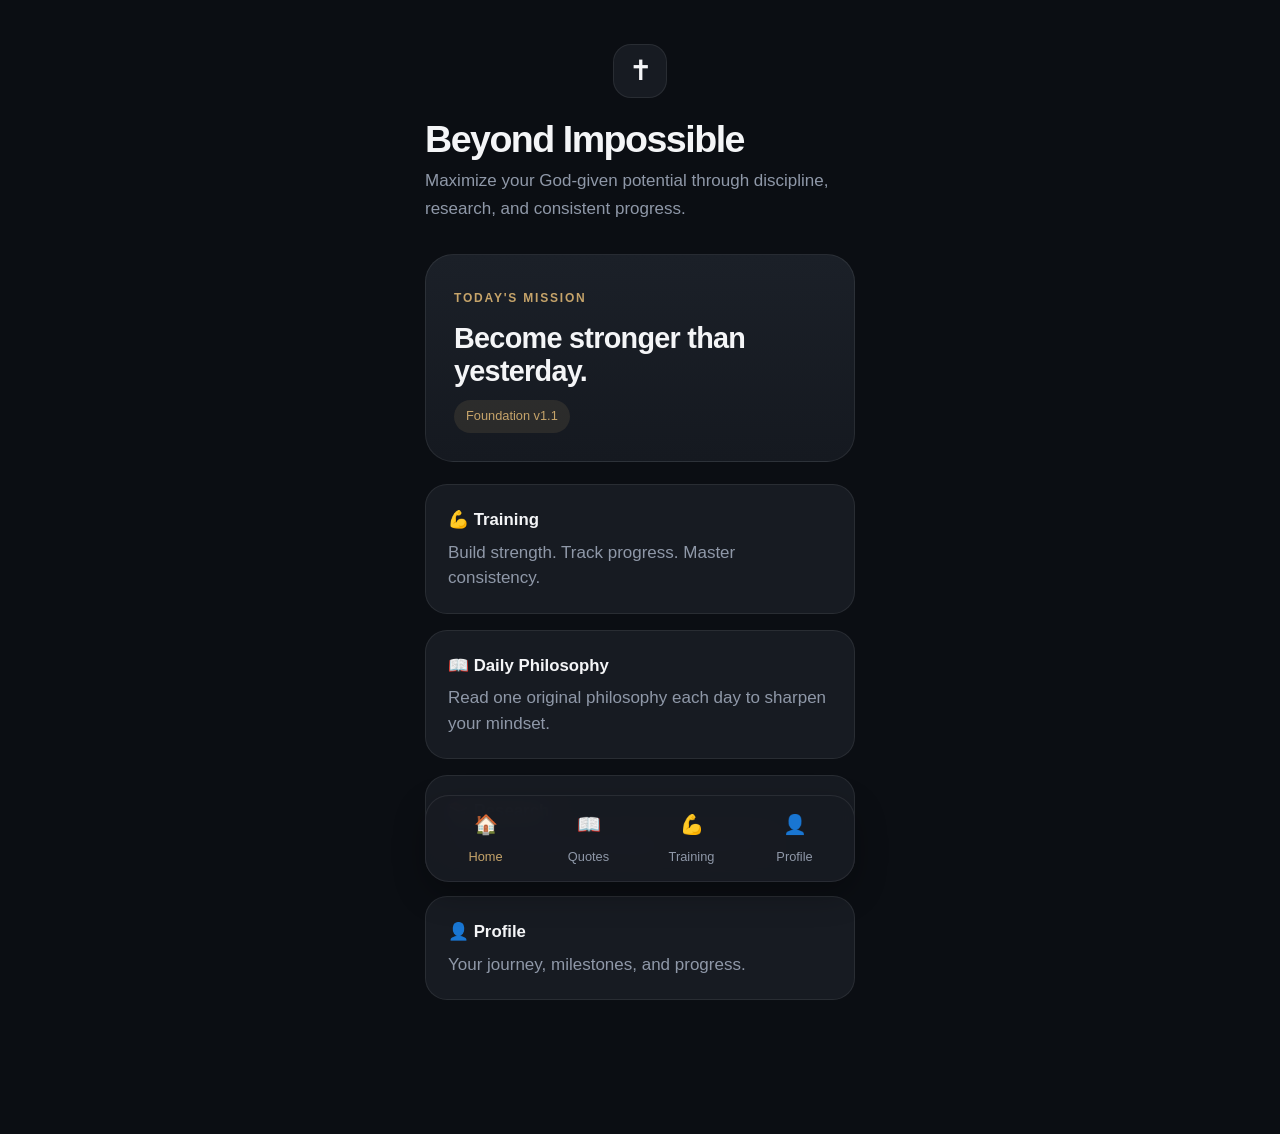
<file: index.html>
<!DOCTYPE html>
<html lang="en">
<head>
  <meta charset="UTF-8">
  <meta name="viewport" content="width=device-width, initial-scale=1, viewport-fit=cover">

  <title>Beyond Impossible</title>
  <meta
    name="description"
    content="Beyond Impossible — maximize your God-given potential through discipline, research, and consistent progress."
  >

  <!-- iPhone / PWA configuration -->
  <meta name="theme-color" content="#0b0e13">
  <meta name="apple-mobile-web-app-capable" content="yes">
  <meta name="mobile-web-app-capable" content="yes">
  <meta name="apple-mobile-web-app-status-bar-style" content="black-translucent">
  <meta name="apple-mobile-web-app-title" content="Beyond">

  <!-- Absolute GitHub Pages paths prevent folder/path mistakes -->
  <link rel="manifest" href="/BeyondImpossible/manifest.webmanifest?v=6">
  <link
    rel="apple-touch-icon"
    sizes="180x180"
    href="/BeyondImpossible/apple-touch-icon.png?v=6"
  >
  <link
    rel="icon"
    type="image/png"
    sizes="192x192"
    href="/BeyondImpossible/icon-192.png?v=6"
  >
  <link
    rel="icon"
    type="image/png"
    sizes="512x512"
    href="/BeyondImpossible/icon-512.png?v=6"
  >
  <link rel="stylesheet" href="css/variables.css">
  <link rel="stylesheet" href="css/global.css">
  <link rel="stylesheet" href="css/components.css">
  <link rel="stylesheet" href="css/home.css">
  <style>
    * {
      margin: 0;
      padding: 0;
      box-sizing: border-box;
    }

    :root {
      --bg: #0b0e13;
      --card: #171b22;
      --card-active: #1d222b;
      --text: #f4f5f7;
      --muted: #8f98a8;
      --gold: #c6a46a;
      --border: rgba(255, 255, 255, 0.08);
    }

    html {
      min-height: 100%;
      background: var(--bg);
    }

    body {
      min-height: 100vh;
      min-height: 100dvh;
      padding:
        calc(22px + env(safe-area-inset-top))
        22px
        calc(22px + env(safe-area-inset-bottom));
      color: var(--text);
      background: var(--bg);
      font-family:
        -apple-system,
        BlinkMacSystemFont,
        "SF Pro Display",
        "Segoe UI",
        sans-serif;
      -webkit-font-smoothing: antialiased;
      text-rendering: optimizeLegibility;
    }

    .app {
      width: 100%;
      max-width: 430px;
      margin: 0 auto;
    }

    .logo {
      width: 54px;
      height: 54px;
      margin-bottom: 22px;
      display: flex;
      align-items: center;
      justify-content: center;
      border: 1px solid var(--border);
      border-radius: 18px;
      background: var(--card);
      font-size: 28px;
    }

    h1 {
      margin-bottom: 8px;
      font-size: clamp(2rem, 9vw, 2.35rem);
      line-height: 1.05;
      letter-spacing: -0.04em;
    }

    .sub {
      margin-bottom: 32px;
      color: var(--muted);
      line-height: 1.6;
    }

    .hero {
      margin-bottom: 22px;
      padding: 28px;
      border: 1px solid var(--border);
      border-radius: 28px;
      background: linear-gradient(180deg, #1b2028, #151920);
    }

    .hero small {
      color: var(--gold);
      font-size: 0.75rem;
      font-weight: 700;
      letter-spacing: 0.15em;
      text-transform: uppercase;
    }

    .hero h2 {
      margin-top: 12px;
      font-size: 1.8rem;
      line-height: 1.15;
      letter-spacing: -0.025em;
    }

    .badge {
      display: inline-block;
      margin-top: 12px;
      padding: 6px 12px;
      border-radius: 999px;
      color: var(--gold);
      background: rgba(198, 164, 106, 0.12);
      font-size: 0.8rem;
    }

    .grid {
      display: grid;
      gap: 16px;
    }

    .card {
      padding: 22px;
      border: 1px solid var(--border);
      border-radius: 22px;
      background: var(--card);
      transition:
        transform 140ms ease,
        background 140ms ease;
    }

    .card:active {
      transform: scale(0.99);
      background: var(--card-active);
    }

    .card h3 {
      margin-bottom: 6px;
      font-size: 1.05rem;
    }

    .card p {
      color: var(--muted);
      line-height: 1.5;
    }

    .spacer {
      height: 112px;
    }

    .nav {
      position: fixed;
      z-index: 10;
      left: 50%;
      bottom: calc(18px + env(safe-area-inset-bottom));
      width: min(430px, 92%);
      padding: 14px 8px;
      display: flex;
      justify-content: space-around;
      transform: translateX(-50%);
      border: 1px solid var(--border);
      border-radius: 24px;
      background: rgba(23, 27, 34, 0.96);
      box-shadow: 0 12px 32px rgba(0, 0, 0, 0.28);
      -webkit-backdrop-filter: blur(12px);
      backdrop-filter: blur(12px);
    }

    .item {
      min-width: 64px;
      color: var(--muted);
      text-align: center;
      font-size: 0.8rem;
    }

    .item.active {
      color: var(--gold);
    }

    .icon {
      display: block;
      margin-bottom: 6px;
      font-size: 1.2rem;
    }

    @media (min-width: 700px) {
      body {
        padding-top: 44px;
      }
    }

    @media (prefers-reduced-motion: reduce) {
      .card {
        transition: none;
      }
    }
  </style>
</head>

<body>
  <main class="app">
    <div class="logo" aria-hidden="true">✝︎</div>

    <h1>Beyond Impossible</h1>

    <p class="sub">
      Maximize your God-given potential through discipline, research,
      and consistent progress.
    </p>

    <section class="hero">
      <small>Today's Mission</small>
      <h2>Become stronger than yesterday.</h2>
      <div class="badge">Foundation v1.1</div>
    </section>

    <section class="grid" aria-label="Beyond Impossible sections">
      <article class="card">
        <h3>💪 Training</h3>
        <p>Build strength. Track progress. Master consistency.</p>
      </article>

      <article class="card">
        <h3>📖 Daily Philosophy</h3>
        <p>Read one original philosophy each day to sharpen your mindset.</p>
      </article>

      <article class="card">
        <h3>📚 Research</h3>
        <p>Evidence-based knowledge. Coming soon.</p>
      </article>

      <article class="card">
        <h3>👤 Profile</h3>
        <p>Your journey, milestones, and progress.</p>
      </article>
    </section>

    <div class="spacer" aria-hidden="true"></div>
  </main>

  <nav class="nav" aria-label="Primary navigation">
    <div class="item active">
      <span class="icon" aria-hidden="true">🏠</span>
      Home
    </div>
    <div class="item">
      <span class="icon" aria-hidden="true">📖</span>
      Quotes
    </div>
    <div class="item">
      <span class="icon" aria-hidden="true">💪</span>
      Training
    </div>
    <div class="item">
      <span class="icon" aria-hidden="true">👤</span>
      Profile
    </div>
  </nav>

  <script>
    if ("serviceWorker" in navigator) {
      window.addEventListener("load", async () => {
        try {
          await navigator.serviceWorker.register(
            "/BeyondImpossible/service-worker.js?v=2",
            { scope: "/BeyondImpossible/" }
          );
        } catch (error) {
          console.error("Service worker registration failed:", error);
        }
      });
    }
  </script>
</body>
</html>
</file>
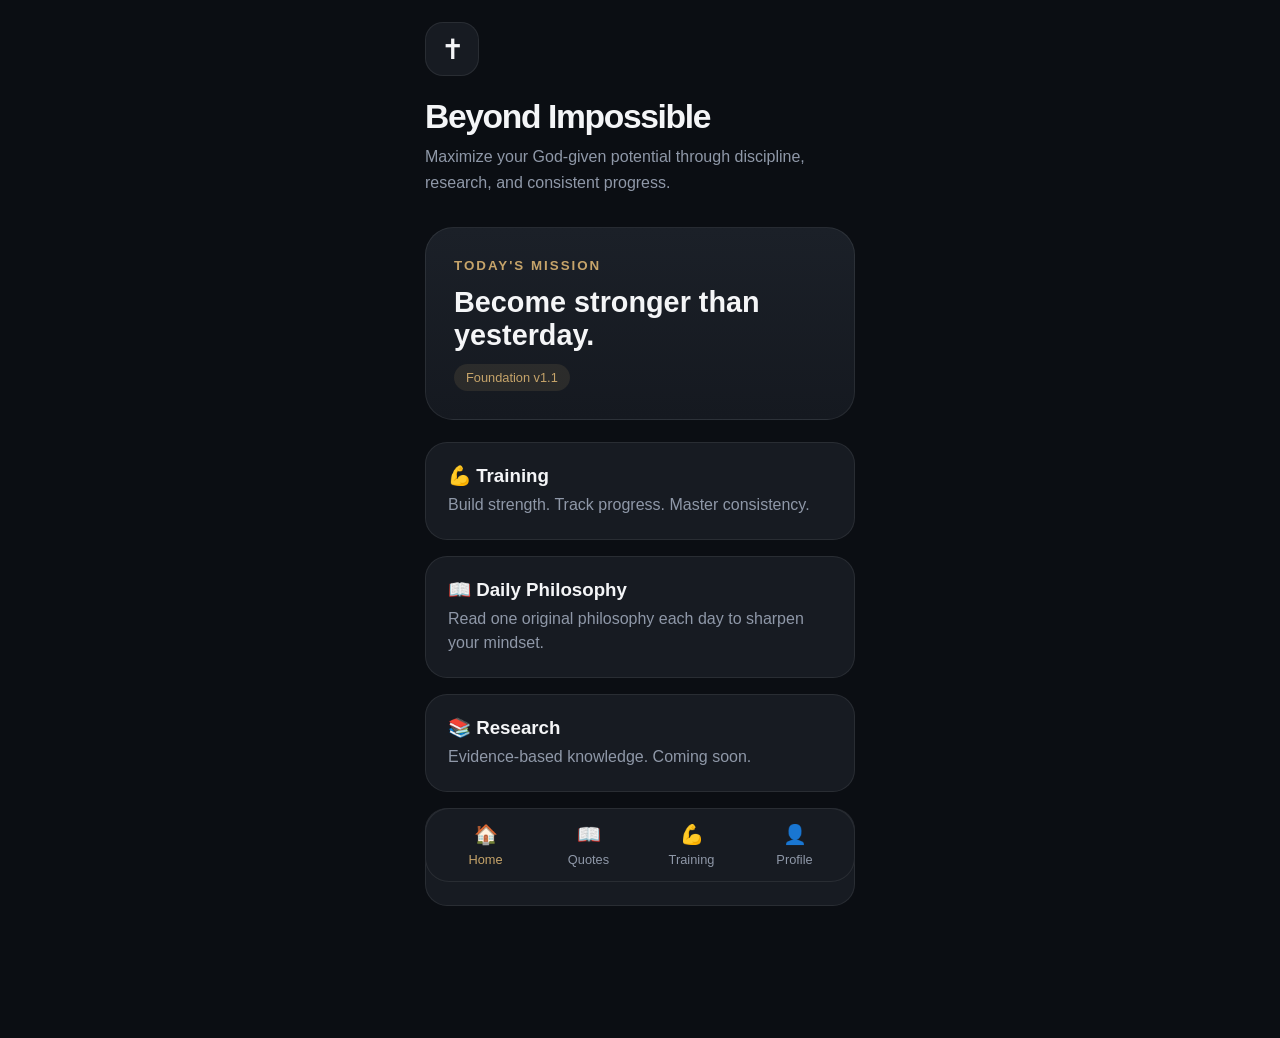
<file: dev/index.html>
<!DOCTYPE html>
<html lang="en">
<head>
<meta charset="UTF-8">
<meta name="viewport" content="width=device-width,initial-scale=1,viewport-fit=cover">
<title>Beyond Impossible</title>
<meta name="description" content="Beyond Impossible — maximize your God-given potential through discipline, research, and consistent progress.">
<meta name="theme-color" content="#0b0e13">
<meta name="apple-mobile-web-app-capable" content="yes">
<meta name="apple-mobile-web-app-status-bar-style" content="black-translucent">
<meta name="apple-mobile-web-app-title" content="Beyond">
<link rel="manifest" href="manifest.webmanifest">
<link rel="apple-touch-icon" sizes="180x180" href="apple-touch-icon.png?v=4">
<link rel="icon" type="image/png" sizes="192x192" href="icon-192.png?v=4">
<link rel="icon" type="image/png" sizes="512x512" href="icon-512.png?v=4">
<style>
*{margin:0;padding:0;box-sizing:border-box}
:root{--bg:#0b0e13;--card:#171b22;--card2:#1d222b;--text:#f4f5f7;--muted:#8f98a8;--gold:#c6a46a;--border:rgba(255,255,255,.08)}
html{background:var(--bg)}
body{min-height:100vh;min-height:100dvh;background:var(--bg);color:var(--text);font-family:-apple-system,BlinkMacSystemFont,"SF Pro Display","Segoe UI",sans-serif;padding:calc(22px + env(safe-area-inset-top)) 22px calc(22px + env(safe-area-inset-bottom))}
.app{max-width:430px;margin:auto}
.logo{width:54px;height:54px;border-radius:18px;background:var(--card);border:1px solid var(--border);display:flex;align-items:center;justify-content:center;font-size:28px;margin-bottom:22px}
h1{font-size:2.1rem;letter-spacing:-.04em;margin-bottom:8px}
.sub{color:var(--muted);line-height:1.6;margin-bottom:32px}
.hero{background:linear-gradient(180deg,#1b2028,#151920);border:1px solid var(--border);border-radius:28px;padding:28px;margin-bottom:22px}
.hero small{color:var(--gold);text-transform:uppercase;letter-spacing:.15em;font-weight:700}
.hero h2{margin-top:12px;font-size:1.8rem;line-height:1.15}
.grid{display:grid;gap:16px}
.card{background:var(--card);border:1px solid var(--border);border-radius:22px;padding:22px;transition:.2s ease}
.card:active{transform:scale(.99);background:var(--card2)}
.card h3{margin-bottom:6px}
.card p{color:var(--muted);line-height:1.5}
.badge{display:inline-block;margin-top:12px;padding:6px 12px;border-radius:999px;background:rgba(198,164,106,.12);color:var(--gold);font-size:.8rem}
.nav{position:fixed;left:50%;transform:translateX(-50%);bottom:calc(18px + env(safe-area-inset-bottom));width:min(430px,92%);display:flex;justify-content:space-around;background:#171b22;border:1px solid var(--border);border-radius:24px;padding:14px 8px;backdrop-filter:blur(8px);-webkit-backdrop-filter:blur(8px)}
.item{text-align:center;font-size:.8rem;color:var(--muted);min-width:64px}
.item.active{color:var(--gold)}
.icon{font-size:1.2rem;display:block;margin-bottom:6px}
.spacer{height:110px}
</style>
</head>
<body>
<div class="app">
<div class="logo">✝︎</div>
<h1>Beyond Impossible</h1>
<p class="sub">Maximize your God-given potential through discipline, research, and consistent progress.</p>
<section class="hero">
<small>Today's Mission</small>
<h2>Become stronger than yesterday.</h2>
<div class="badge">Foundation v1.1</div>
</section>
<div class="grid">
<div class="card"><h3>💪 Training</h3><p>Build strength. Track progress. Master consistency.</p></div>
<div class="card"><h3>📖 Daily Philosophy</h3><p>Read one original philosophy each day to sharpen your mindset.</p></div>
<div class="card"><h3>📚 Research</h3><p>Evidence-based knowledge. Coming soon.</p></div>
<div class="card"><h3>👤 Profile</h3><p>Your journey, milestones, and progress.</p></div>
</div>
<div class="spacer"></div>
</div>
<nav class="nav" aria-label="Primary navigation">
<div class="item active"><span class="icon">🏠</span>Home</div>
<div class="item"><span class="icon">📖</span>Quotes</div>
<div class="item"><span class="icon">💪</span>Training</div>
<div class="item"><span class="icon">👤</span>Profile</div>
</nav>
<script>
if ("serviceWorker" in navigator) {
  window.addEventListener("load", () => {
    navigator.serviceWorker.register("./service-worker.js")
      .catch(error => console.error("Service worker registration failed:", error));
  });
}
</script>
</body>
</html>
</file>
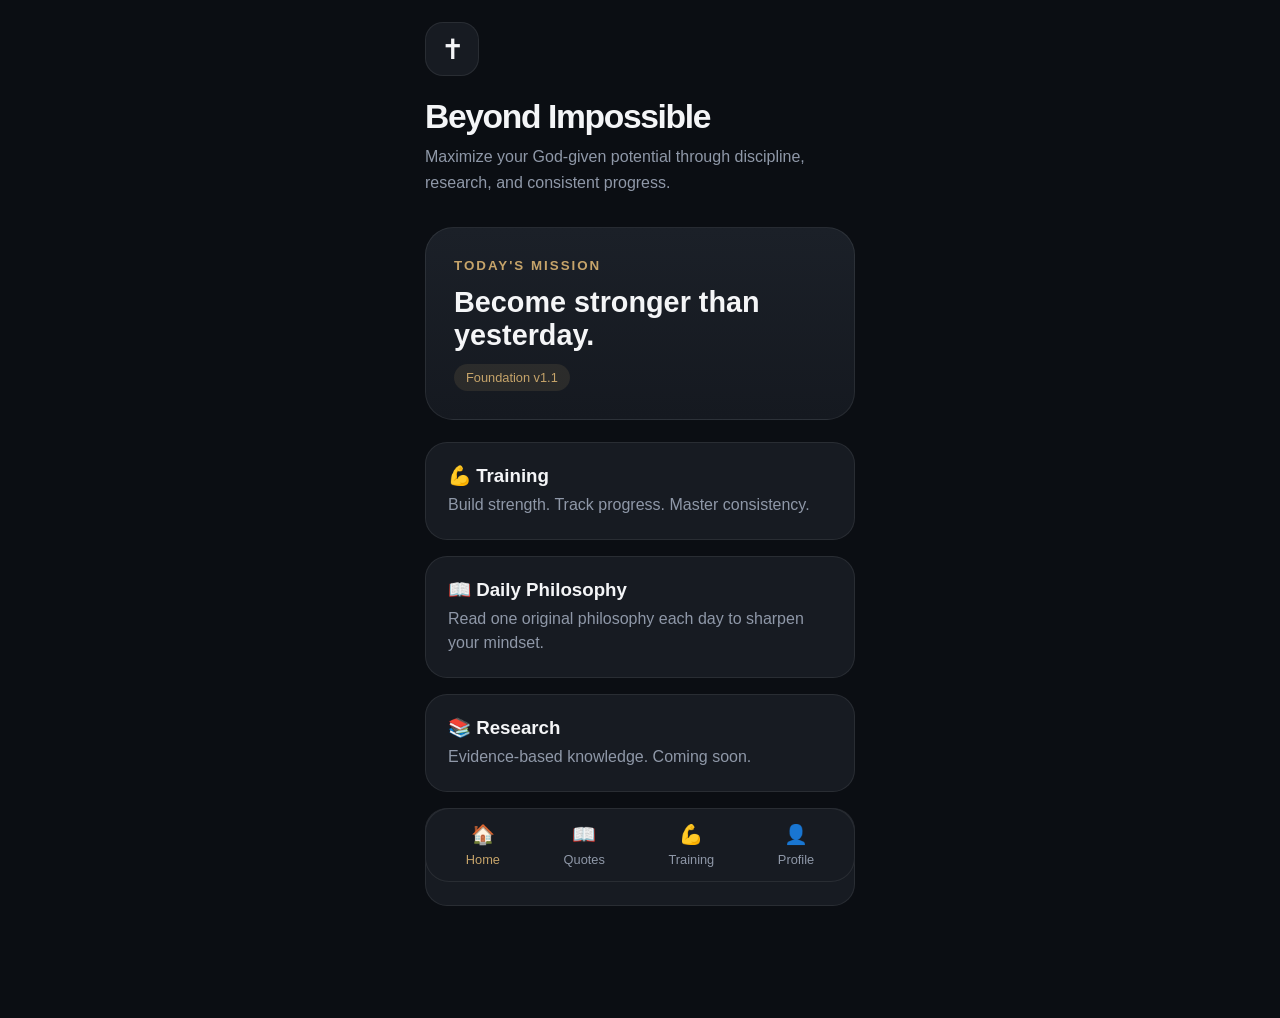
<file: dev/dev/index.html>
<!DOCTYPE html>
<html lang="en">
<head>
<meta charset="UTF-8">
<meta name="viewport" content="width=device-width,initial-scale=1,viewport-fit=cover">
<title>Beyond Impossible</title>
<style>
*{margin:0;padding:0;box-sizing:border-box}
:root{
--bg:#0b0e13;
--card:#171b22;
--card2:#1d222b;
--text:#f4f5f7;
--muted:#8f98a8;
--gold:#c6a46a;
--border:rgba(255,255,255,.08);
}
body{
background:var(--bg);
color:var(--text);
font-family:-apple-system,BlinkMacSystemFont,"SF Pro Display",sans-serif;
padding:22px;
}
.app{max-width:430px;margin:auto}
.logo{
width:54px;height:54px;border-radius:18px;
background:var(--card);
border:1px solid var(--border);
display:flex;align-items:center;justify-content:center;
font-size:28px;margin-bottom:22px;
}
h1{font-size:2.1rem;letter-spacing:-.04em;margin-bottom:8px}
.sub{color:var(--muted);line-height:1.6;margin-bottom:32px}
.hero{
background:linear-gradient(180deg,#1b2028,#151920);
border:1px solid var(--border);
border-radius:28px;
padding:28px;
margin-bottom:22px;
}
.hero small{
color:var(--gold);
text-transform:uppercase;
letter-spacing:.15em;
font-weight:700;
}
.hero h2{
margin-top:12px;
font-size:1.8rem;
line-height:1.15;
}
.grid{display:grid;gap:16px}
.card{
background:var(--card);
border:1px solid var(--border);
border-radius:22px;
padding:22px;
transition:.2s;
}
.card:hover{background:var(--card2)}
.card h3{margin-bottom:6px}
.card p{color:var(--muted);line-height:1.5}
.badge{
display:inline-block;
margin-top:12px;
padding:6px 12px;
border-radius:999px;
background:rgba(198,164,106,.12);
color:var(--gold);
font-size:.8rem;
}
.nav{
position:fixed;
left:50%;
transform:translateX(-50%);
bottom:18px;
width:min(430px,92%);
display:flex;
justify-content:space-around;
background:#171b22;
border:1px solid var(--border);
border-radius:24px;
padding:14px 8px;
backdrop-filter:blur(8px);
}
.item{
text-align:center;
font-size:.8rem;
color:var(--muted);
}
.item.active{color:var(--gold)}
.icon{font-size:1.2rem;display:block;margin-bottom:6px}
.spacer{height:90px}
</style>
</head>
<body>
<div class="app">

<div class="logo">✝︎</div>

<h1>Beyond Impossible</h1>
<p class="sub">Maximize your God-given potential through discipline, research, and consistent progress.</p>

<section class="hero">
<small>Today's Mission</small>
<h2>Become stronger than yesterday.</h2>
<div class="badge">Foundation v1.1</div>
</section>

<div class="grid">

<div class="card">
<h3>💪 Training</h3>
<p>Build strength. Track progress. Master consistency.</p>
</div>

<div class="card">
<h3>📖 Daily Philosophy</h3>
<p>Read one original philosophy each day to sharpen your mindset.</p>
</div>

<div class="card">
<h3>📚 Research</h3>
<p>Evidence-based knowledge. Coming soon.</p>
</div>

<div class="card">
<h3>👤 Profile</h3>
<p>Your journey, milestones, and progress.</p>
</div>

</div>

<div class="spacer"></div>

</div>

<nav class="nav">
<div class="item active"><span class="icon">🏠</span>Home</div>
<div class="item"><span class="icon">📖</span>Quotes</div>
<div class="item"><span class="icon">💪</span>Training</div>
<div class="item"><span class="icon">👤</span>Profile</div>
</nav>

</body>
</html>
</file>
<file: css/variables.css>
/* ===========================================
   Beyond Impossible Design System
   Version 1.0
=========================================== */

:root{

    /* ========= COLORS ========= */

    --bg:#0B0E13;

    --card:#13171E;

    --card-secondary:#171C24;

    --text:#F4F2EE;

    --muted:#8E949E;

    --gold:#C6A46A;

    --border:rgba(255,255,255,.06);



    /* ========= BORDER RADIUS ========= */

    --radius-small:18px;

    --radius-medium:24px;

    --radius-large:32px;



    /* ========= SPACING ========= */

    --space-1:8px;

    --space-2:16px;

    --space-3:24px;

    --space-4:32px;

    --space-5:40px;

    --space-6:48px;

    --space-7:64px;



    /* ========= TYPOGRAPHY ========= */

    --display-size:46px;

    --hero-size:38px;

    --title-size:24px;

    --body-size:17px;

    --caption-size:13px;



    /* ========= ANIMATION ========= */

    --transition-fast:150ms;

    --transition-normal:180ms;

    --transition-slow:250ms;



    /* ========= SHADOWS ========= */

    --shadow-card:none;

}
</file>
<file: css/global.css>
/* ===========================================
   Beyond Impossible Global Styles
=========================================== */

@import url("variables.css");

/* ---------- RESET ---------- */

*,
*::before,
*::after{
    margin:0;
    padding:0;
    box-sizing:border-box;
}

/* ---------- HTML ---------- */

html{
    scroll-behavior:smooth;
    -webkit-text-size-adjust:100%;
}

/* ---------- BODY ---------- */

body{

    background:var(--bg);

    color:var(--text);

    font-family:
        Inter,
        -apple-system,
        BlinkMacSystemFont,
        "SF Pro Display",
        "Segoe UI",
        sans-serif;

    font-size:var(--body-size);

    line-height:1.6;

    min-height:100vh;

    min-height:100dvh;

    -webkit-font-smoothing:antialiased;

    text-rendering:optimizeLegibility;

}

/* ---------- LINKS ---------- */

a{

    color:inherit;

    text-decoration:none;

}

/* ---------- IMAGES ---------- */

img{

    max-width:100%;

    display:block;

}

/* ---------- BUTTONS ---------- */

button{

    font:inherit;

    border:none;

    background:none;

    cursor:pointer;

}

/* ---------- LISTS ---------- */

ul,
ol{

    list-style:none;

}

/* ---------- INPUTS ---------- */

input,
textarea,
select{

    font:inherit;

}

/* ---------- APP CONTAINER ---------- */

.container{

    width:min(430px,100%);

    margin:0 auto;

    padding:var(--space-4);

}
</file>
<file: css/components.css>
/* ===========================================
   Beyond Impossible Components
=========================================== */

/* ---------- Card ---------- */

.card{
    background:var(--card);
    border:1px solid var(--border);
    border-radius:var(--radius-medium);
    padding:var(--space-3);
    transition:all var(--transition-normal) ease;
}

.card:hover{
    background:var(--card-secondary);
}

.card:active{
    transform:scale(.99);
}

/* ---------- Primary Button ---------- */

.button-primary{

    display:flex;

    justify-content:center;

    align-items:center;

    width:100%;

    height:56px;

    border-radius:var(--radius-small);

    background:var(--gold);

    color:#111;

    font-weight:600;

    transition:all var(--transition-normal) ease;

}

.button-primary:active{

    transform:scale(.98);

}

/* ---------- Badge ---------- */

.badge{

    display:inline-block;

    padding:6px 12px;

    border-radius:999px;

    background:rgba(198,164,106,.12);

    color:var(--gold);

    font-size:var(--caption-size);

}

/* ---------- Section Title ---------- */

.section-title{

    color:var(--gold);

    text-transform:uppercase;

    letter-spacing:.15em;

    font-size:var(--caption-size);

}

/* ---------- Page Title ---------- */

.page-title{

    font-size:var(--display-size);

    font-weight:600;

    line-height:1.1;

}

/* ---------- Body ---------- */

.body-text{

    color:var(--muted);

}
</file>
<file: css/home.css>
/* ==========================================
   Home Header
========================================== */

.hero-header{

    text-align:center;

    margin-top:20px;

    margin-bottom:48px;

}

.logo{

    width:58px;

    height:58px;

    margin:0 auto 24px;

    display:flex;

    align-items:center;

    justify-content:center;

    border-radius:18px;

    background:var(--card);

    border:1px solid var(--border);

    font-size:28px;

}

.brand{

    color:var(--gold);

    font-size:13px;

    letter-spacing:.22em;

    margin-bottom:18px;

}

.hero-header h1{

    max-width:320px;

    margin:auto;

    font-size:42px;

    line-height:1.08;

    letter-spacing:-.04em;

}

.hero{

    margin-top:24px;

}
</file>
